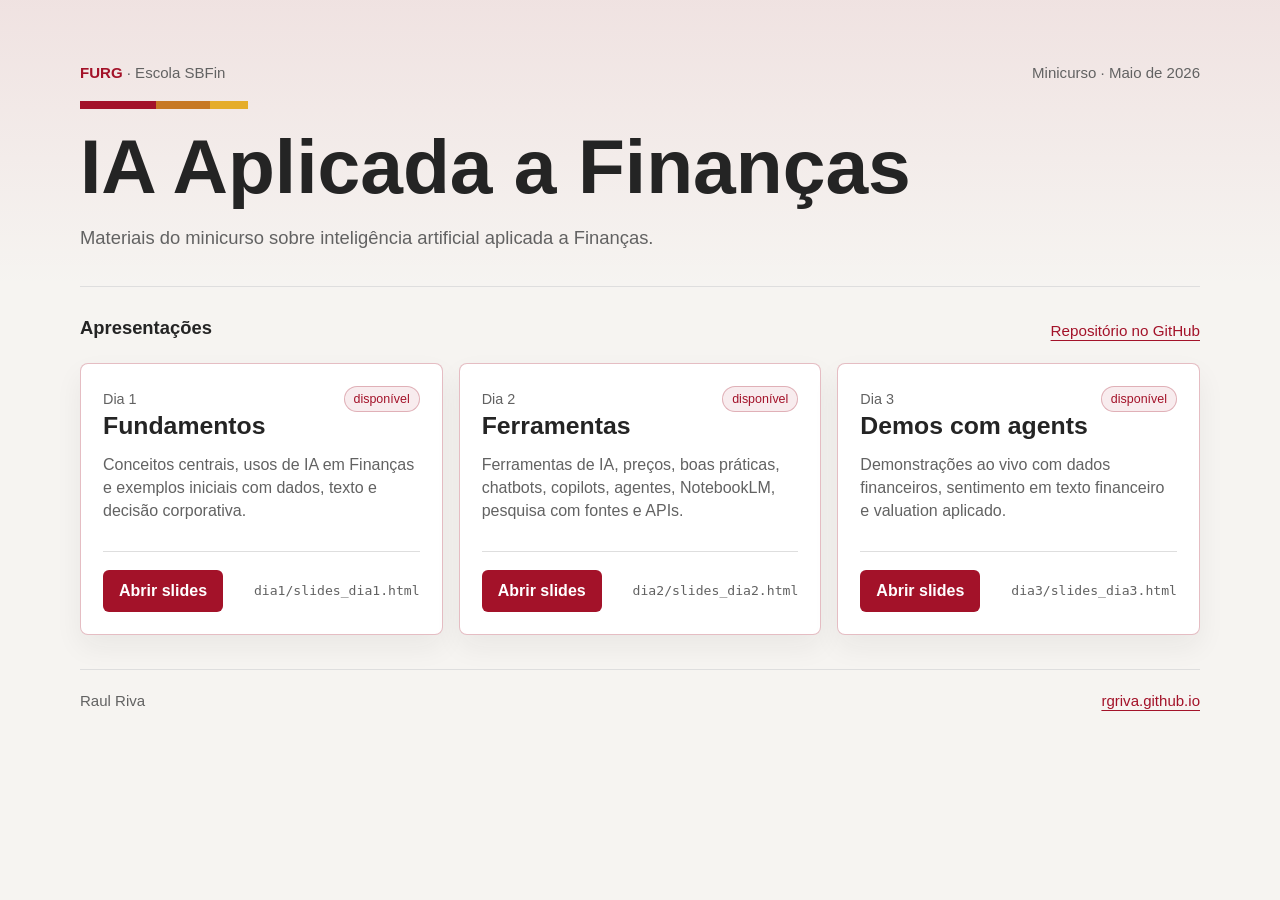
<file: index.html>
<!doctype html>
<html lang="pt-BR">
  <head>
    <meta charset="utf-8">
    <meta name="viewport" content="width=device-width, initial-scale=1">
    <title>IA Aplicada a Finan&ccedil;as - FURG</title>
    <style>
      :root {
        --furg-red: #a31229;
        --furg-orange: #c77824;
        --furg-yellow: #e5ad2a;
        --ink: #242424;
        --muted: #626262;
        --line: #dedede;
        --paper: #ffffff;
        --soft: #f6f4f1;
      }

      * {
        box-sizing: border-box;
      }

      body {
        margin: 0;
        min-height: 100vh;
        font-family: Arial, sans-serif;
        background:
          linear-gradient(180deg, rgba(163, 18, 41, 0.08), rgba(255, 255, 255, 0) 18rem),
          var(--soft);
        color: var(--ink);
      }

      a {
        color: inherit;
      }

      .page {
        width: min(1120px, calc(100% - 32px));
        margin: 0 auto;
        padding: 40px 0 56px;
      }

      header {
        display: grid;
        gap: 20px;
        padding: 24px 0 34px;
        border-bottom: 1px solid var(--line);
      }

      .brand {
        display: flex;
        align-items: center;
        justify-content: space-between;
        gap: 16px;
        color: var(--muted);
        font-size: 0.94rem;
      }

      .brand strong {
        color: var(--furg-red);
      }

      h1 {
        max-width: 860px;
        margin: 0;
        font-size: clamp(2.2rem, 6vw, 5.2rem);
        line-height: 0.98;
        font-weight: 760;
        letter-spacing: 0;
      }

      .subtitle {
        max-width: 720px;
        margin: 0;
        color: var(--muted);
        font-size: 1.15rem;
        line-height: 1.5;
      }

      .accent {
        width: 168px;
        height: 8px;
        display: grid;
        grid-template-columns: 2fr 1.4fr 1fr;
      }

      .accent span:nth-child(1) {
        background: var(--furg-red);
      }

      .accent span:nth-child(2) {
        background: var(--furg-orange);
      }

      .accent span:nth-child(3) {
        background: var(--furg-yellow);
      }

      main {
        display: grid;
        gap: 24px;
        padding-top: 30px;
      }

      .section-title {
        display: flex;
        align-items: end;
        justify-content: space-between;
        gap: 16px;
      }

      h2 {
        margin: 0;
        font-size: 1.15rem;
        line-height: 1.2;
      }

      .repo-link {
        color: var(--furg-red);
        font-size: 0.95rem;
        text-decoration-thickness: 1px;
        text-underline-offset: 4px;
      }

      .days {
        display: grid;
        grid-template-columns: repeat(3, minmax(0, 1fr));
        gap: 16px;
      }

      .day {
        min-height: 260px;
        display: flex;
        flex-direction: column;
        justify-content: space-between;
        gap: 28px;
        padding: 22px;
        border: 1px solid var(--line);
        border-radius: 8px;
        background: var(--paper);
        box-shadow: 0 12px 28px rgba(36, 36, 36, 0.06);
      }

      .day.available {
        border-color: rgba(163, 18, 41, 0.28);
      }

      .day-meta {
        display: flex;
        align-items: center;
        justify-content: space-between;
        gap: 12px;
        color: var(--muted);
        font-size: 0.9rem;
      }

      .status {
        padding: 6px 9px;
        border-radius: 999px;
        border: 1px solid var(--line);
        background: #fbfbfb;
        color: var(--muted);
        font-size: 0.78rem;
        line-height: 1;
        white-space: nowrap;
      }

      .available .status {
        border-color: rgba(163, 18, 41, 0.28);
        background: rgba(163, 18, 41, 0.08);
        color: var(--furg-red);
      }

      .day h3 {
        margin: 0 0 12px;
        font-size: 1.55rem;
        line-height: 1.15;
      }

      .day p {
        margin: 0;
        color: var(--muted);
        line-height: 1.45;
      }

      .actions {
        display: flex;
        align-items: center;
        justify-content: space-between;
        gap: 12px;
        padding-top: 18px;
        border-top: 1px solid var(--line);
      }

      .button {
        display: inline-flex;
        min-height: 42px;
        align-items: center;
        justify-content: center;
        padding: 0 16px;
        border-radius: 6px;
        background: var(--furg-red);
        color: #fff;
        font-weight: 700;
        text-decoration: none;
      }

      .button:hover,
      .button:focus-visible {
        background: #7f0e20;
      }

      .path {
        min-width: 0;
        color: var(--muted);
        font-family: ui-monospace, SFMono-Regular, Menlo, Consolas, monospace;
        font-size: 0.82rem;
        overflow-wrap: anywhere;
      }

      footer {
        display: flex;
        flex-wrap: wrap;
        justify-content: space-between;
        gap: 12px;
        margin-top: 34px;
        padding-top: 22px;
        border-top: 1px solid var(--line);
        color: var(--muted);
        font-size: 0.94rem;
      }

      footer a {
        color: var(--furg-red);
        text-decoration-thickness: 1px;
        text-underline-offset: 4px;
      }

      @media (max-width: 860px) {
        .days {
          grid-template-columns: 1fr;
        }

        .day {
          min-height: 0;
        }

        .section-title,
        .brand,
        .actions {
          align-items: flex-start;
          flex-direction: column;
        }
      }
    </style>
  </head>
  <body>
    <div class="page">
      <header>
        <div class="brand">
          <span><strong>FURG</strong> &middot; Escola SBFin</span>
          <span>Minicurso &middot; Maio de 2026</span>
        </div>
        <div class="accent" aria-hidden="true">
          <span></span>
          <span></span>
          <span></span>
        </div>
        <h1>IA Aplicada a Finan&ccedil;as</h1>
        <p class="subtitle">
          Materiais do minicurso sobre intelig&ecirc;ncia artificial aplicada a Finanças.
        </p>
      </header>

      <main>
        <div class="section-title">
          <h2>Apresenta&ccedil;&otilde;es</h2>
          <a class="repo-link" href="https://github.com/rgriva/minicurso_FURG_SBFin">Reposit&oacute;rio no GitHub</a>
        </div>

        <section class="days" aria-label="Links para as apresenta&ccedil;&otilde;es">
          <article class="day available">
            <div>
              <div class="day-meta">
                <span>Dia 1</span>
                <span class="status">dispon&iacute;vel</span>
              </div>
              <h3>Fundamentos</h3>
              <p>
                Conceitos centrais, usos de IA em Finan&ccedil;as e exemplos iniciais com
                dados, texto e decis&atilde;o corporativa.
              </p>
            </div>
            <div class="actions">
              <a class="button" href="dia1/slides_dia1.html">Abrir slides</a>
              <span class="path">dia1/slides_dia1.html</span>
            </div>
          </article>

          <article class="day available">
            <div>
              <div class="day-meta">
                <span>Dia 2</span>
                <span class="status">dispon&iacute;vel</span>
              </div>
              <h3>Ferramentas</h3>
              <p>
                Ferramentas de IA, pre&ccedil;os, boas pr&aacute;ticas, chatbots,
                copilots, agentes, NotebookLM, pesquisa com fontes e APIs.
              </p>
            </div>
            <div class="actions">
              <a class="button" href="dia2/slides_dia2.html">Abrir slides</a>
              <span class="path">dia2/slides_dia2.html</span>
            </div>
          </article>

          <article class="day available">
            <div>
              <div class="day-meta">
                <span>Dia 3</span>
                <span class="status">dispon&iacute;vel</span>
              </div>
              <h3>Demos com agents</h3>
              <p>
                Demonstra&ccedil;&otilde;es ao vivo com dados financeiros, sentimento em texto
                financeiro e valuation aplicado.
              </p>
            </div>
            <div class="actions">
              <a class="button" href="dia3/slides_dia3.html">Abrir slides</a>
              <span class="path">dia3/slides_dia3.html</span>
            </div>
          </article>
        </section>
      </main>

      <footer>
        <span>Raul Riva</span>
        <a href="https://rgriva.github.io">rgriva.github.io</a>
      </footer>
    </div>
  </body>
</html>
</file>
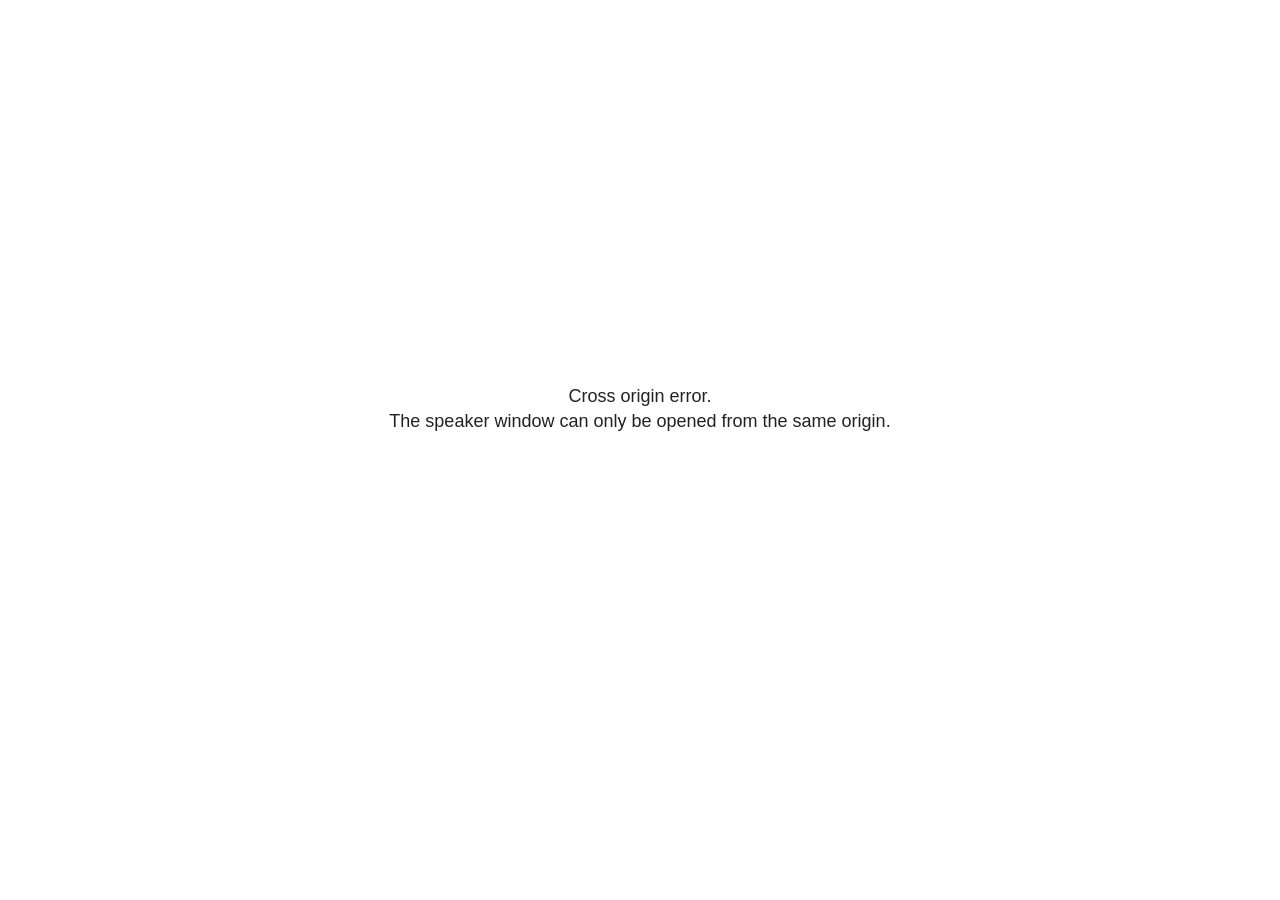
<file: dia1/slides_dia1_files/libs/revealjs/plugin/notes/speaker-view.html>
<!--
	NOTE: You need to build the notes plugin after making changes to this file.
-->
<html lang="en">
	<head>
		<meta charset="utf-8">

		<title>reveal.js - Speaker View</title>

		<style>
			body {
				font-family: Helvetica;
				font-size: 18px;
			}

			#current-slide,
			#upcoming-slide,
			#speaker-controls {
				padding: 6px;
				box-sizing: border-box;
				-moz-box-sizing: border-box;
			}

			#current-slide iframe,
			#upcoming-slide iframe {
				width: 100%;
				height: 100%;
				border: 1px solid #ddd;
			}

			#current-slide .label,
			#upcoming-slide .label {
				position: absolute;
				top: 10px;
				left: 10px;
				z-index: 2;
			}

			#connection-status {
				position: absolute;
				top: 0;
				left: 0;
				width: 100%;
				height: 100%;
				z-index: 20;
				padding: 30% 20% 20% 20%;
				font-size: 18px;
				color: #222;
				background: #fff;
				text-align: center;
				box-sizing: border-box;
				line-height: 1.4;
			}

			.overlay-element {
				height: 34px;
				line-height: 34px;
				padding: 0 10px;
				text-shadow: none;
				background: rgba( 220, 220, 220, 0.8 );
				color: #222;
				font-size: 14px;
			}

			.overlay-element.interactive:hover {
				background: rgba( 220, 220, 220, 1 );
			}

			#current-slide {
				position: absolute;
				width: 60%;
				height: 100%;
				top: 0;
				left: 0;
				padding-right: 0;
			}

			#upcoming-slide {
				position: absolute;
				width: 40%;
				height: 40%;
				right: 0;
				top: 0;
			}

			/* Speaker controls */
			#speaker-controls {
				position: absolute;
				top: 40%;
				right: 0;
				width: 40%;
				height: 60%;
				overflow: auto;
				font-size: 18px;
			}

				.speaker-controls-time.hidden,
				.speaker-controls-notes.hidden {
					display: none;
				}

				.speaker-controls-time .label,
				.speaker-controls-pace .label,
				.speaker-controls-notes .label {
					text-transform: uppercase;
					font-weight: normal;
					font-size: 0.66em;
					color: #666;
					margin: 0;
				}

				.speaker-controls-time, .speaker-controls-pace {
					border-bottom: 1px solid rgba( 200, 200, 200, 0.5 );
					margin-bottom: 10px;
					padding: 10px 16px;
					padding-bottom: 20px;
					cursor: pointer;
				}

				.speaker-controls-time .reset-button {
					opacity: 0;
					float: right;
					color: #666;
					text-decoration: none;
				}
				.speaker-controls-time:hover .reset-button {
					opacity: 1;
				}

				.speaker-controls-time .timer,
				.speaker-controls-time .clock {
					width: 50%;
				}

				.speaker-controls-time .timer,
				.speaker-controls-time .clock,
				.speaker-controls-time .pacing .hours-value,
				.speaker-controls-time .pacing .minutes-value,
				.speaker-controls-time .pacing .seconds-value {
					font-size: 1.9em;
				}

				.speaker-controls-time .timer {
					float: left;
				}

				.speaker-controls-time .clock {
					float: right;
					text-align: right;
				}

				.speaker-controls-time span.mute {
					opacity: 0.3;
				}

				.speaker-controls-time .pacing-title {
					margin-top: 5px;
				}

				.speaker-controls-time .pacing.ahead {
					color: blue;
				}

				.speaker-controls-time .pacing.on-track {
					color: green;
				}

				.speaker-controls-time .pacing.behind {
					color: red;
				}

				.speaker-controls-notes {
					padding: 10px 16px;
				}

				.speaker-controls-notes .value {
					margin-top: 5px;
					line-height: 1.4;
					font-size: 1.2em;
				}

			/* Layout selector */
			#speaker-layout {
				position: absolute;
				top: 10px;
				right: 10px;
				color: #222;
				z-index: 10;
			}
				#speaker-layout select {
					position: absolute;
					width: 100%;
					height: 100%;
					top: 0;
					left: 0;
					border: 0;
					box-shadow: 0;
					cursor: pointer;
					opacity: 0;

					font-size: 1em;
					background-color: transparent;

					-moz-appearance: none;
					-webkit-appearance: none;
					-webkit-tap-highlight-color: rgba(0, 0, 0, 0);
				}

				#speaker-layout select:focus {
					outline: none;
					box-shadow: none;
				}

			.clear {
				clear: both;
			}

			/* Speaker layout: Wide */
			body[data-speaker-layout="wide"] #current-slide,
			body[data-speaker-layout="wide"] #upcoming-slide {
				width: 50%;
				height: 45%;
				padding: 6px;
			}

			body[data-speaker-layout="wide"] #current-slide {
				top: 0;
				left: 0;
			}

			body[data-speaker-layout="wide"] #upcoming-slide {
				top: 0;
				left: 50%;
			}

			body[data-speaker-layout="wide"] #speaker-controls {
				top: 45%;
				left: 0;
				width: 100%;
				height: 50%;
				font-size: 1.25em;
			}

			/* Speaker layout: Tall */
			body[data-speaker-layout="tall"] #current-slide,
			body[data-speaker-layout="tall"] #upcoming-slide {
				width: 45%;
				height: 50%;
				padding: 6px;
			}

			body[data-speaker-layout="tall"] #current-slide {
				top: 0;
				left: 0;
			}

			body[data-speaker-layout="tall"] #upcoming-slide {
				top: 50%;
				left: 0;
			}

			body[data-speaker-layout="tall"] #speaker-controls {
				padding-top: 40px;
				top: 0;
				left: 45%;
				width: 55%;
				height: 100%;
				font-size: 1.25em;
			}

			/* Speaker layout: Notes only */
			body[data-speaker-layout="notes-only"] #current-slide,
			body[data-speaker-layout="notes-only"] #upcoming-slide {
				display: none;
			}

			body[data-speaker-layout="notes-only"] #speaker-controls {
				padding-top: 40px;
				top: 0;
				left: 0;
				width: 100%;
				height: 100%;
				font-size: 1.25em;
			}

			@media screen and (max-width: 1080px) {
				body[data-speaker-layout="default"] #speaker-controls {
					font-size: 16px;
				}
			}

			@media screen and (max-width: 900px) {
				body[data-speaker-layout="default"] #speaker-controls {
					font-size: 14px;
				}
			}

			@media screen and (max-width: 800px) {
				body[data-speaker-layout="default"] #speaker-controls {
					font-size: 12px;
				}
			}

		</style>
	</head>

	<body>

		<div id="connection-status">Loading speaker view...</div>

		<div id="current-slide"></div>
		<div id="upcoming-slide"><span class="overlay-element label">Upcoming</span></div>
		<div id="speaker-controls">
			<div class="speaker-controls-time">
				<h4 class="label">Time <span class="reset-button">Click to Reset</span></h4>
				<div class="clock">
					<span class="clock-value">0:00 AM</span>
				</div>
				<div class="timer">
					<span class="hours-value">00</span><span class="minutes-value">:00</span><span class="seconds-value">:00</span>
				</div>
				<div class="clear"></div>

				<h4 class="label pacing-title" style="display: none">Pacing – Time to finish current slide</h4>
				<div class="pacing" style="display: none">
					<span class="hours-value">00</span><span class="minutes-value">:00</span><span class="seconds-value">:00</span>
				</div>
			</div>

			<div class="speaker-controls-notes hidden">
				<h4 class="label">Notes</h4>
				<div class="value"></div>
			</div>
		</div>
		<div id="speaker-layout" class="overlay-element interactive">
			<span class="speaker-layout-label"></span>
			<select class="speaker-layout-dropdown"></select>
		</div>

		<script>

			(function() {

				var notes,
					notesValue,
					currentState,
					currentSlide,
					upcomingSlide,
					layoutLabel,
					layoutDropdown,
					pendingCalls = {},
					lastRevealApiCallId = 0,
					connected = false

				var connectionStatus = document.querySelector( '#connection-status' );

				var SPEAKER_LAYOUTS = {
					'default': 'Default',
					'wide': 'Wide',
					'tall': 'Tall',
					'notes-only': 'Notes only'
				};

				setupLayout();

				let openerOrigin;

				try {
					openerOrigin = window.opener.location.origin;
				}
				catch ( error ) { console.warn( error ) }

				// In order to prevent XSS, the speaker view will only run if its
				// opener has the same origin as itself
				if( window.location.origin !== openerOrigin ) {
					connectionStatus.innerHTML = 'Cross origin error.<br>The speaker window can only be opened from the same origin.';
					return;
				}

				var connectionTimeout = setTimeout( function() {
					connectionStatus.innerHTML = 'Error connecting to main window.<br>Please try closing and reopening the speaker view.';
				}, 5000 );

				window.addEventListener( 'message', function( event ) {

					// Validate the origin of all messages to avoid parsing messages
					// that aren't meant for us. Ignore when running off file:// so
					// that the speaker view continues to work without a web server.
					if( window.location.origin !== event.origin && window.location.origin !== 'file://' ) {
						return
					}

					clearTimeout( connectionTimeout );
					connectionStatus.style.display = 'none';

					var data = JSON.parse( event.data );

					// The overview mode is only useful to the reveal.js instance
					// where navigation occurs so we don't sync it
					if( data.state ) delete data.state.overview;

					// Messages sent by the notes plugin inside of the main window
					if( data && data.namespace === 'reveal-notes' ) {
						if( data.type === 'connect' ) {
							handleConnectMessage( data );
						}
						else if( data.type === 'state' ) {
							handleStateMessage( data );
						}
						else if( data.type === 'return' ) {
							pendingCalls[data.callId](data.result);
							delete pendingCalls[data.callId];
						}
					}
					// Messages sent by the reveal.js inside of the current slide preview
					else if( data && data.namespace === 'reveal' ) {
						if( /ready/.test( data.eventName ) ) {
							// Send a message back to notify that the handshake is complete
							window.opener.postMessage( JSON.stringify({ namespace: 'reveal-notes', type: 'connected'} ), '*' );
						}
						else if( /slidechanged|fragmentshown|fragmenthidden|paused|resumed/.test( data.eventName ) && currentState !== JSON.stringify( data.state ) ) {

							dispatchStateToMainWindow( data.state );

						}
					}

				} );

				/**
				 * Updates the presentation in the main window to match the state
				 * of the presentation in the notes window.
				 */
				const dispatchStateToMainWindow = debounce(( state ) => {
					window.opener.postMessage( JSON.stringify({ method: 'setState', args: [ state ]} ), '*' );
				}, 500);

				/**
				 * Asynchronously calls the Reveal.js API of the main frame.
				 */
				function callRevealApi( methodName, methodArguments, callback ) {

					var callId = ++lastRevealApiCallId;
					pendingCalls[callId] = callback;
					window.opener.postMessage( JSON.stringify( {
						namespace: 'reveal-notes',
						type: 'call',
						callId: callId,
						methodName: methodName,
						arguments: methodArguments
					} ), '*' );

				}

				/**
				 * Called when the main window is trying to establish a
				 * connection.
				 */
				function handleConnectMessage( data ) {

					if( connected === false ) {
						connected = true;

						setupIframes( data );
						setupKeyboard();
						setupNotes();
						setupTimer();
						setupHeartbeat();
					}

				}

				/**
				 * Called when the main window sends an updated state.
				 */
				function handleStateMessage( data ) {

					// Store the most recently set state to avoid circular loops
					// applying the same state
					currentState = JSON.stringify( data.state );

					// No need for updating the notes in case of fragment changes
					if ( data.notes ) {
						notes.classList.remove( 'hidden' );
						notesValue.style.whiteSpace = data.whitespace;
						if( data.markdown ) {
							notesValue.innerHTML = marked( data.notes );
						}
						else {
							notesValue.innerHTML = data.notes;
						}
					}
					else {
						notes.classList.add( 'hidden' );
					}

					// Update the note slides
					currentSlide.contentWindow.postMessage( JSON.stringify({ method: 'setState', args: [ data.state ] }), '*' );
					upcomingSlide.contentWindow.postMessage( JSON.stringify({ method: 'setState', args: [ data.state ] }), '*' );
					upcomingSlide.contentWindow.postMessage( JSON.stringify({ method: 'next' }), '*' );

				}

				// Limit to max one state update per X ms
				handleStateMessage = debounce( handleStateMessage, 200 );

				/**
				 * Forward keyboard events to the current slide window.
				 * This enables keyboard events to work even if focus
				 * isn't set on the current slide iframe.
				 *
				 * Block F5 default handling, it reloads and disconnects
				 * the speaker notes window.
				 */
				function setupKeyboard() {

					document.addEventListener( 'keydown', function( event ) {
						if( event.keyCode === 116 || ( event.metaKey && event.keyCode === 82 ) ) {
							event.preventDefault();
							return false;
						}
						currentSlide.contentWindow.postMessage( JSON.stringify({ method: 'triggerKey', args: [ event.keyCode ] }), '*' );
					} );

				}

				/**
				 * Creates the preview iframes.
				 */
				function setupIframes( data ) {

					var params = [
						'receiver',
						'progress=false',
						'history=false',
						'transition=none',
						'autoSlide=0',
						'backgroundTransition=none'
					].join( '&' );

					var urlSeparator = /\?/.test(data.url) ? '&' : '?';
					var hash = '#/' + data.state.indexh + '/' + data.state.indexv;
					var currentURL = data.url + urlSeparator + params + '&scrollActivationWidth=false&postMessageEvents=true' + hash;
					var upcomingURL = data.url + urlSeparator + params + '&scrollActivationWidth=false&controls=false' + hash;

					currentSlide = document.createElement( 'iframe' );
					currentSlide.setAttribute( 'width', 1280 );
					currentSlide.setAttribute( 'height', 1024 );
					currentSlide.setAttribute( 'src', currentURL );
					document.querySelector( '#current-slide' ).appendChild( currentSlide );

					upcomingSlide = document.createElement( 'iframe' );
					upcomingSlide.setAttribute( 'width', 640 );
					upcomingSlide.setAttribute( 'height', 512 );
					upcomingSlide.setAttribute( 'src', upcomingURL );
					document.querySelector( '#upcoming-slide' ).appendChild( upcomingSlide );

				}

				/**
				 * Setup the notes UI.
				 */
				function setupNotes() {

					notes = document.querySelector( '.speaker-controls-notes' );
					notesValue = document.querySelector( '.speaker-controls-notes .value' );

				}

				/**
				 * We send out a heartbeat at all times to ensure we can
				 * reconnect with the main presentation window after reloads.
				 */
				function setupHeartbeat() {

					setInterval( () => {
						window.opener.postMessage( JSON.stringify({ namespace: 'reveal-notes', type: 'heartbeat'} ), '*' );
					}, 1000 );

				}

				function getTimings( callback ) {

					callRevealApi( 'getSlidesAttributes', [], function ( slideAttributes ) {
						callRevealApi( 'getConfig', [], function ( config ) {
							var totalTime = config.totalTime;
							var minTimePerSlide = config.minimumTimePerSlide || 0;
							var defaultTiming = config.defaultTiming;
							if ((defaultTiming == null) && (totalTime == null)) {
								callback(null);
								return;
							}
							// Setting totalTime overrides defaultTiming
							if (totalTime) {
								defaultTiming = 0;
							}
							var timings = [];
							for ( var i in slideAttributes ) {
								var slide = slideAttributes[ i ];
								var timing = defaultTiming;
								if( slide.hasOwnProperty( 'data-timing' )) {
									var t = slide[ 'data-timing' ];
									timing = parseInt(t);
									if( isNaN(timing) ) {
										console.warn("Could not parse timing '" + t + "' of slide " + i + "; using default of " + defaultTiming);
										timing = defaultTiming;
									}
								}
								timings.push(timing);
							}
							if ( totalTime ) {
								// After we've allocated time to individual slides, we summarize it and
								// subtract it from the total time
								var remainingTime = totalTime - timings.reduce( function(a, b) { return a + b; }, 0 );
								// The remaining time is divided by the number of slides that have 0 seconds
								// allocated at the moment, giving the average time-per-slide on the remaining slides
								var remainingSlides = (timings.filter( function(x) { return x == 0 }) ).length
								var timePerSlide = Math.round( remainingTime / remainingSlides, 0 )
								// And now we replace every zero-value timing with that average
								timings = timings.map( function(x) { return (x==0 ? timePerSlide : x) } );
							}
							var slidesUnderMinimum = timings.filter( function(x) { return (x < minTimePerSlide) } ).length
							if ( slidesUnderMinimum ) {
								message = "The pacing time for " + slidesUnderMinimum + " slide(s) is under the configured minimum of " + minTimePerSlide + " seconds. Check the data-timing attribute on individual slides, or consider increasing the totalTime or minimumTimePerSlide configuration options (or removing some slides).";
								alert(message);
							}
							callback( timings );
						} );
					} );

				}

				/**
				 * Return the number of seconds allocated for presenting
				 * all slides up to and including this one.
				 */
				function getTimeAllocated( timings, callback ) {

					callRevealApi( 'getSlidePastCount', [], function ( currentSlide ) {
						var allocated = 0;
						for (var i in timings.slice(0, currentSlide + 1)) {
							allocated += timings[i];
						}
						callback( allocated );
					} );

				}

				/**
				 * Create the timer and clock and start updating them
				 * at an interval.
				 */
				function setupTimer() {

					var start = new Date(),
					timeEl = document.querySelector( '.speaker-controls-time' ),
					clockEl = timeEl.querySelector( '.clock-value' ),
					hoursEl = timeEl.querySelector( '.hours-value' ),
					minutesEl = timeEl.querySelector( '.minutes-value' ),
					secondsEl = timeEl.querySelector( '.seconds-value' ),
					pacingTitleEl = timeEl.querySelector( '.pacing-title' ),
					pacingEl = timeEl.querySelector( '.pacing' ),
					pacingHoursEl = pacingEl.querySelector( '.hours-value' ),
					pacingMinutesEl = pacingEl.querySelector( '.minutes-value' ),
					pacingSecondsEl = pacingEl.querySelector( '.seconds-value' );

					var timings = null;
					getTimings( function ( _timings ) {

						timings = _timings;
						if (_timings !== null) {
							pacingTitleEl.style.removeProperty('display');
							pacingEl.style.removeProperty('display');
						}

						// Update once directly
						_updateTimer();

						// Then update every second
						setInterval( _updateTimer, 1000 );

					} );


					function _resetTimer() {

						if (timings == null) {
							start = new Date();
							_updateTimer();
						}
						else {
							// Reset timer to beginning of current slide
							getTimeAllocated( timings, function ( slideEndTimingSeconds ) {
								var slideEndTiming = slideEndTimingSeconds * 1000;
								callRevealApi( 'getSlidePastCount', [], function ( currentSlide ) {
									var currentSlideTiming = timings[currentSlide] * 1000;
									var previousSlidesTiming = slideEndTiming - currentSlideTiming;
									var now = new Date();
									start = new Date(now.getTime() - previousSlidesTiming);
									_updateTimer();
								} );
							} );
						}

					}

					timeEl.addEventListener( 'click', function() {
						_resetTimer();
						return false;
					} );

					function _displayTime( hrEl, minEl, secEl, time) {

						var sign = Math.sign(time) == -1 ? "-" : "";
						time = Math.abs(Math.round(time / 1000));
						var seconds = time % 60;
						var minutes = Math.floor( time / 60 ) % 60 ;
						var hours = Math.floor( time / ( 60 * 60 )) ;
						hrEl.innerHTML = sign + zeroPadInteger( hours );
						if (hours == 0) {
							hrEl.classList.add( 'mute' );
						}
						else {
							hrEl.classList.remove( 'mute' );
						}
						minEl.innerHTML = ':' + zeroPadInteger( minutes );
						if (hours == 0 && minutes == 0) {
							minEl.classList.add( 'mute' );
						}
						else {
							minEl.classList.remove( 'mute' );
						}
						secEl.innerHTML = ':' + zeroPadInteger( seconds );
					}

					function _updateTimer() {

						var diff, hours, minutes, seconds,
						now = new Date();

						diff = now.getTime() - start.getTime();

						clockEl.innerHTML = now.toLocaleTimeString( 'en-US', { hour12: true, hour: '2-digit', minute:'2-digit' } );
						_displayTime( hoursEl, minutesEl, secondsEl, diff );
						if (timings !== null) {
							_updatePacing(diff);
						}

					}

					function _updatePacing(diff) {

						getTimeAllocated( timings, function ( slideEndTimingSeconds ) {
							var slideEndTiming = slideEndTimingSeconds * 1000;

							callRevealApi( 'getSlidePastCount', [], function ( currentSlide ) {
								var currentSlideTiming = timings[currentSlide] * 1000;
								var timeLeftCurrentSlide = slideEndTiming - diff;
								if (timeLeftCurrentSlide < 0) {
									pacingEl.className = 'pacing behind';
								}
								else if (timeLeftCurrentSlide < currentSlideTiming) {
									pacingEl.className = 'pacing on-track';
								}
								else {
									pacingEl.className = 'pacing ahead';
								}
								_displayTime( pacingHoursEl, pacingMinutesEl, pacingSecondsEl, timeLeftCurrentSlide );
							} );
						} );
					}

				}

				/**
				 * Sets up the speaker view layout and layout selector.
				 */
				function setupLayout() {

					layoutDropdown = document.querySelector( '.speaker-layout-dropdown' );
					layoutLabel = document.querySelector( '.speaker-layout-label' );

					// Render the list of available layouts
					for( var id in SPEAKER_LAYOUTS ) {
						var option = document.createElement( 'option' );
						option.setAttribute( 'value', id );
						option.textContent = SPEAKER_LAYOUTS[ id ];
						layoutDropdown.appendChild( option );
					}

					// Monitor the dropdown for changes
					layoutDropdown.addEventListener( 'change', function( event ) {

						setLayout( layoutDropdown.value );

					}, false );

					// Restore any currently persisted layout
					setLayout( getLayout() );

				}

				/**
				 * Sets a new speaker view layout. The layout is persisted
				 * in local storage.
				 */
				function setLayout( value ) {

					var title = SPEAKER_LAYOUTS[ value ];

					layoutLabel.innerHTML = 'Layout' + ( title ? ( ': ' + title ) : '' );
					layoutDropdown.value = value;

					document.body.setAttribute( 'data-speaker-layout', value );

					// Persist locally
					if( supportsLocalStorage() ) {
						window.localStorage.setItem( 'reveal-speaker-layout', value );
					}

				}

				/**
				 * Returns the ID of the most recently set speaker layout
				 * or our default layout if none has been set.
				 */
				function getLayout() {

					if( supportsLocalStorage() ) {
						var layout = window.localStorage.getItem( 'reveal-speaker-layout' );
						if( layout ) {
							return layout;
						}
					}

					// Default to the first record in the layouts hash
					for( var id in SPEAKER_LAYOUTS ) {
						return id;
					}

				}

				function supportsLocalStorage() {

					try {
						localStorage.setItem('test', 'test');
						localStorage.removeItem('test');
						return true;
					}
					catch( e ) {
						return false;
					}

				}

				function zeroPadInteger( num ) {

					var str = '00' + parseInt( num );
					return str.substring( str.length - 2 );

				}

				/**
				 * Limits the frequency at which a function can be called.
				 */
				function debounce( fn, ms ) {

					var lastTime = 0,
						timeout;

					return function() {

						var args = arguments;
						var context = this;

						clearTimeout( timeout );

						var timeSinceLastCall = Date.now() - lastTime;
						if( timeSinceLastCall > ms ) {
							fn.apply( context, args );
							lastTime = Date.now();
						}
						else {
							timeout = setTimeout( function() {
								fn.apply( context, args );
								lastTime = Date.now();
							}, ms - timeSinceLastCall );
						}

					}

				}

			})();

		</script>
	</body>
</html>
</file>
